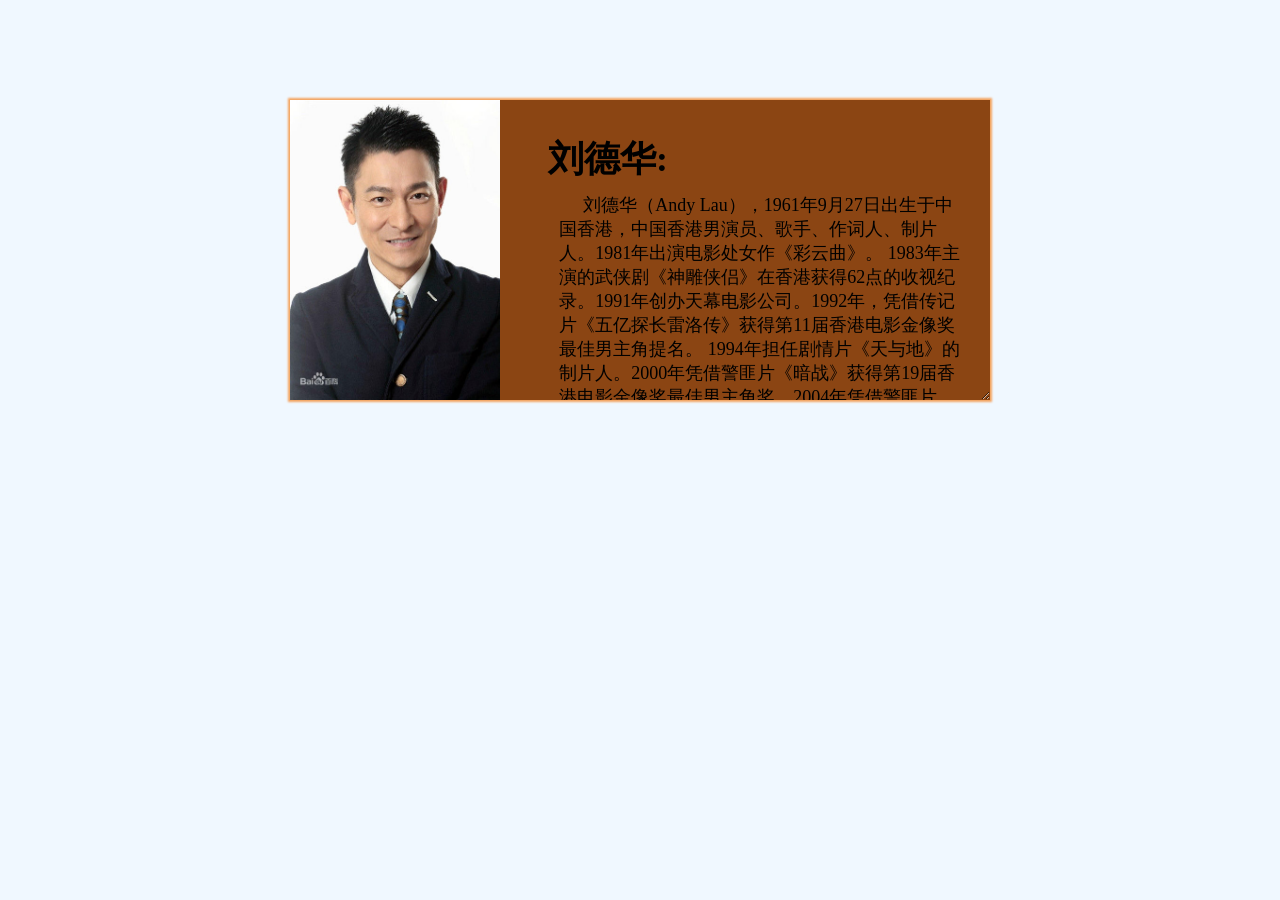
<file: Andy Lau resume/index.html>
<!DOCTYPE html>
<html lang="en">

<head>
    <meta charset="UTF-8">
    <meta name="viewport" content="width=device-width, initial-scale=1.0">
    <meta http-equiv="X-UA-Compatible" content="ie=edge">
    <title>用flex布局实现人物介绍</title>
    <style>
        *{
            margin:0;
        }
        :root,body{
            background-color: aliceblue;
            font-size: 12px;
        }
        .wrapper{
            width: 700px;
            height: 300px;
            background-color: saddlebrown;
            margin: 100px auto;
            box-shadow: 0 0 2px 2px sandybrown;
            display: flex;
            resize: both;
            overflow: hidden;
        }
        .left{
            flex:0 0 30%;
            /* border:1px solid black; */
        }
        .left img{
            width: 100%;
            height: 100%;
        }
        .right{
            flex: 1 1 auto;
            display: flex;
            flex-direction: column;
            padding: 0 2rem;
            align-content: center;
        }
        .right p{
            flex: 0 0 10%;
            font-size: 3rem;
            font-weight: bolder;
            margin: 8% 0 2% 0;
            /* border: 1px solid #fff; */
            text-indent: 2rem;
        }
        .right .content{
            flex: 2 1 80%;
            margin-left: 8%;
            font-size: 1.5rem;
            text-indent: 2rem;
            word-break: break-word;
        }
    </style>
</head>

<body>
    <div class="wrapper">
        <div class="left">
            <img src="./img/1.jpg" alt="">
        </div>
        <div class="right">
            <p>刘德华:</p>
            <div class="content">刘德华（Andy Lau），1961年9月27日出生于中国香港，中国香港男演员、歌手、作词人、制片人。1981年出演电影处女作《彩云曲》。
                1983年主演的武侠剧《神雕侠侣》在香港获得62点的收视纪录。1991年创办天幕电影公司。1992年，凭借传记片《五亿探长雷洛传》获得第11届香港电影金像奖最佳男主角提名。
                1994年担任剧情片《天与地》的制片人。2000年凭借警匪片《暗战》获得第19届香港电影金像奖最佳男主角奖。2004年凭借警匪片《无间道3：终极无间》获得第41届台湾金马奖最佳男主角奖。2005年获得香港UA院线颁发的全港最高累积票房香港男演员”奖。2006年获得釜山国际电影节亚洲最有贡献电影人奖。2011年主演剧情片《桃姐》，并凭借该片先后获得台湾金马奖最佳男主角奖、香港电影金像奖最佳男主角奖；同年担任第49届台湾电影金马奖评审团主席。2017年主演警匪动作片《拆弹专家》...</div>
        </div>
    </div>
</body>

</html>
</file>
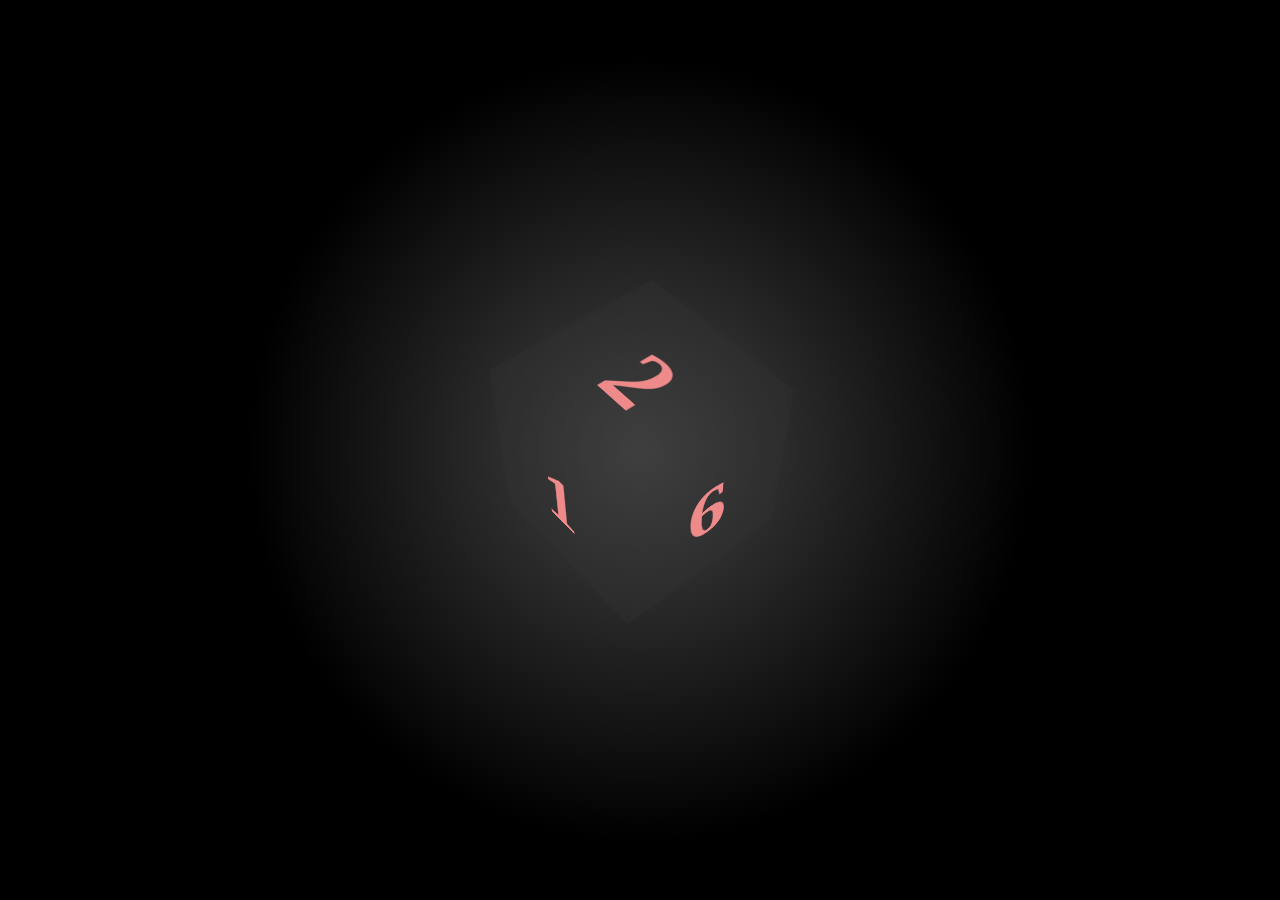
<file: cool cubic/index.html>
<!DOCTYPE html>
<html lang="en">
<head>
    <meta charset="UTF-8">
    <meta name="viewport" content="width=device-width, initial-scale=1.0">
    <meta http-equiv="X-UA-Compatible" content="ie=edge">
    <title>css3炫酷立方体</title>
    <link rel="stylesheet" href="./index.css">
</head>
<body>
    <div class="wrapper">
        <div class="cubic">
            <div class="font">1</div>
            <div class="back">5</div>
            <div class="left">3</div>
            <div class="right">6</div>
            <div class="top">2</div>
            <div class="bottom">4</div>
        </div>
    </div>
       <script>
        document.documentElement.addEventListener("mousedown", function(e) {
            e.preventDefault()
        })
    </script>
</body>
</html>
</file>
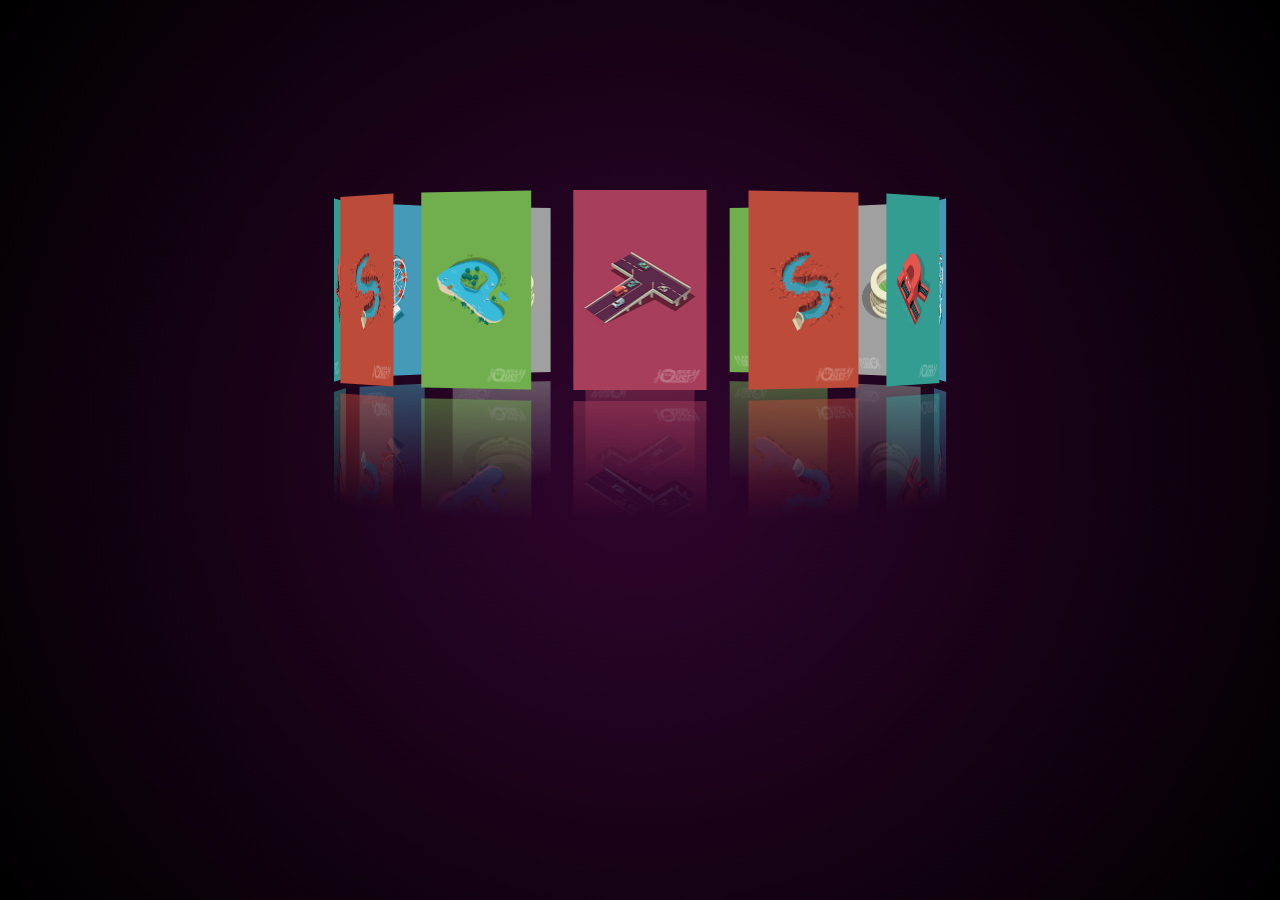
<file: css3炫酷展示图片实现鼠标拖动效果/index.html>
<!DOCTYPE html>
<html lang="en">
<head>
    <meta charset="UTF-8">
    <meta name="viewport" content="width=device-width, initial-scale=1.0">
    <meta http-equiv="X-UA-Compatible" content="ie=edge">
    <title>css3炫酷展示图片实现鼠标拖动效果</title>
    <link rel="stylesheet" href="./src/css/index.css">
</head>
<body>
    <div class="wrapper">
        <div class="box">
            <img src="./src/img/1.png" alt="">
            <img src="./src/img/2.png" alt="">
            <img src="./src/img/3.png" alt="">
            <img src="./src/img/4.png" alt="">
            <img src="./src/img/5.png" alt="">
            <img src="./src/img/6.png" alt="">
            <img src="./src/img/1.png" alt="">
            <img src="./src/img/5.png" alt="">
            <img src="./src/img/4.png" alt="">
            <img src="./src/img/3.png" alt="">
            <img src="./src/img/2.png" alt="">
            <img src="./src/img/6.png" alt="">
        </div>
    </div>
    <script src="./src/js/jquery.min.js"></script>
    <script src="./src/js/index.js"></script>
</body>
</html>
</file>
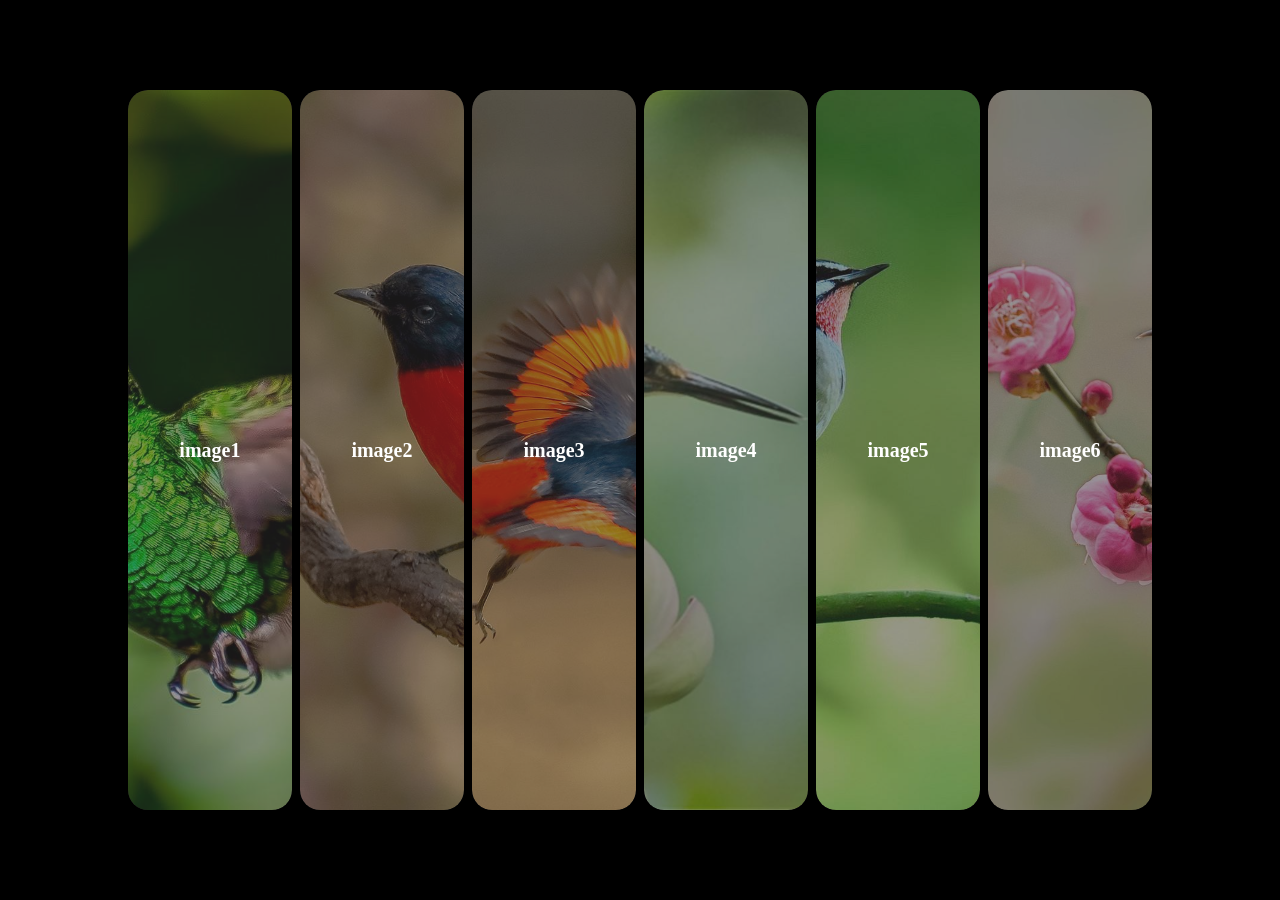
<file: css3炫酷转轴展开照片列表/index.html>
<!DOCTYPE html>
<html lang="en">

<head>
    <meta charset="UTF-8">
    <meta name="viewport" content="width=device-width, initial-scale=1.0">
    <meta http-equiv="X-UA-Compatible" content="ie=edge">
    <title>css3炫酷转轴展开照片列表</title>
    <link rel="stylesheet" href="./src/css/index.css">
</head>

<body>
    <div class="wrapper init">
        <ul>
            <li>
                <div class="inner">
                    <div class="bg"></div>
                    <div class="title">image1</div>
                    <div class="dir">
                        <div class="header">bird1</div>
                        <div class="close"></div>
                    </div>
                </div>
            </li>
            <li>
                <div class="inner">
                    <div class="bg"></div>
                    <div class="title">image2</div>
                    <div class="dir">
                        <div class="header">bird2</div>
                        <div class="close"></div>
                    </div>
                </div>
            </li>
            <li>
                <div class="inner">
                    <div class="bg"></div>
                    <div class="title">image3</div>
                    <div class="dir">
                        <div class="header">bird3</div>
                        <div class="close"></div>
                    </div>
                </div>
            </li>
            <li>
                <div class="inner">
                    <div class="bg"></div>
                    <div class="title">image4</div>
                    <div class="dir">
                        <div class="header">bird4</div>
                        <div class="close"></div>
                    </div>
                </div>
            </li>
            <li>
                <div class="inner">
                    <div class="bg"></div>
                    <div class="title">image5</div>
                    <div class="dir">
                        <div class="header">bird5</div>
                        <div class="close"></div>
                    </div>
                </div>
            </li>
            <li>
                <div class="inner">
                    <div class="bg"></div>
                    <div class="title">image6</div>
                    <div class="dir">
                        <div class="header">bird6</div>
                        <div class="close"></div>
                    </div>
                </div>
            </li>
        </ul>
    </div>
    <script src="./src/js/jquery.min.js"></script>
    <script src="./src/js/index.js"></script>
</body>

</html>
</file>
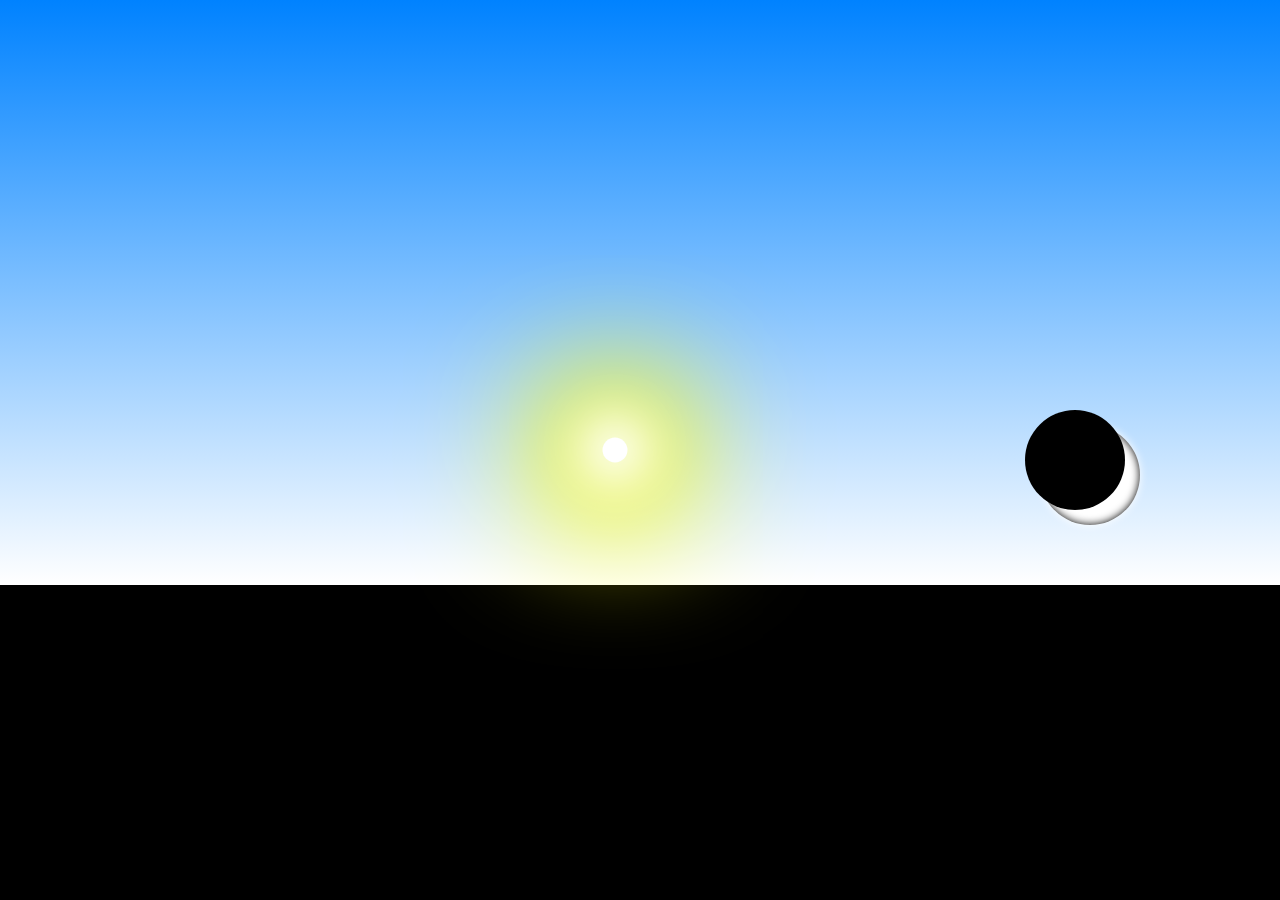
<file: day-to-day/index.html>
<!DOCTYPE html>
<html lang="en">

<head>
    <meta charset="UTF-8">
    <meta name="viewport" content="width=device-width, initial-scale=1.0">
    <meta http-equiv="X-UA-Compatible" content="ie=edge">
    <title>日夜更迭，往复不止</title>
    <style>
        * {
            margin: 0;
        }

        :root,
        body {
            background-color: #000;
            overflow: hidden;
            width: 100%;
            height: 100%;
        }

        .wrapper {
            display: flex;
            width: 100%;
            height: 100%;
            flex-direction: column;
        }

        .top {
            flex: 1 1 65%;
            /* border: 1px solid red; */
            background-image: linear-gradient(to bottom, rgba(0, 130, 255, 1), rgba(255, 255, 255, 1));
            box-sizing: border-box;
            animation: space 20s cubic-bezier(.5, 1, 1, .9) infinite;
            transition: all 20s;
        }

        @keyframes space {
            0% {
                opacity: .3;
            }

            25% {
                opacity: 1;
            }

            50% {
                opacity: .3;
            }

            75% {
                opacity: .1;
            }

            85% {
                opacity: 0.1;
            }

            100% {
                opacity: 0.3;
            }
        }

        @keyframes sunrise {
            from {
                opacity: 0;
            }

            10% {
                opacity: 1;
                transform: scale(.7, .7) translateX(0) translateY(0);
            }

            30% {
                opacity: 1;
                transform: scale(.5, .5) translateX(0) translateY(-500px);
            }

            50% {
                opacity: 0;
                transform: scale(.8, .8) translateX(400px) translateY(0);
            }

            to {
                opacity: 0;
            }
        }

        @keyframes moonrise {
            0% {
                opacity: 0;
                transform: translateY(0);
            }

            30% {
                transform: translateY(0);
            }

            50% {
                opacity: 0;
                transform: translateY(0);
            }

            60% {
                opacity: .1;
                transform: translateY(0);
            }
          65%{
              opacity: .5;
          }
            70% {
                transform: translateY(-300px) translateX(-200px);
                opacity: 1;
            }

            80% {
                transform: translateY(-300px) translateX(-200px);
                opacity: 1;
            }

            90% {
                opacity: 0;
            }

            to {
                transform: translateY(0);
                opacity: 0;
            }
        }

        .sun {
            position: absolute;
            left: calc(50% - 50px);
            top: calc(50% - 25px);
            width: 50px;
            height: 50px;
            background-color: #fff;
            border-radius: 50%;
            transform: scale(.5, .5);
            box-shadow: 0px 0px 100px 50px #fff,
                0px 0px 250px 125px #ff0;
            animation: sunrise 20s cubic-bezier(0,0,.7,.7) infinite;
        }

        .moon {
            position: absolute;
            left: calc(50% + 400px);
            top: calc(50% - 25px);
            width: 100px;
            height: 100px;
            border-radius: 50%;
            background-color: #fff;
            box-shadow: 0 0 8px #fff,
                inset 0 0 8px #000;
            animation: moonrise 20s cubic-bezier(0, 0, .5, .5) infinite;
        }

        .moon::after {
            position: absolute;
            content: '';
            width: 100px;
            height: 100px;
            border-radius: 50%;
            background-color: #000;
            left: -15px;
            top: -15px;
            /* animation: ball 10s cubic-bezier(0, 0, .5, .5) infinite; */
        }

        .bottom {
            flex: 1 1 35%;
            /* border: 1px solid #fff; */
            box-sizing: border-box;
            /* border-top-left-radius: 50%; */
            /* border-top-right-radius: 50%; */
        }
    </style>
</head>

<body>
    <div class="wrapper">
        <div class="top">
            <div class="sun"></div>
            <div class="moon"></div>
        </div>
        <div class="bottom"></div>
    </div>
</body>

</html>
</file>
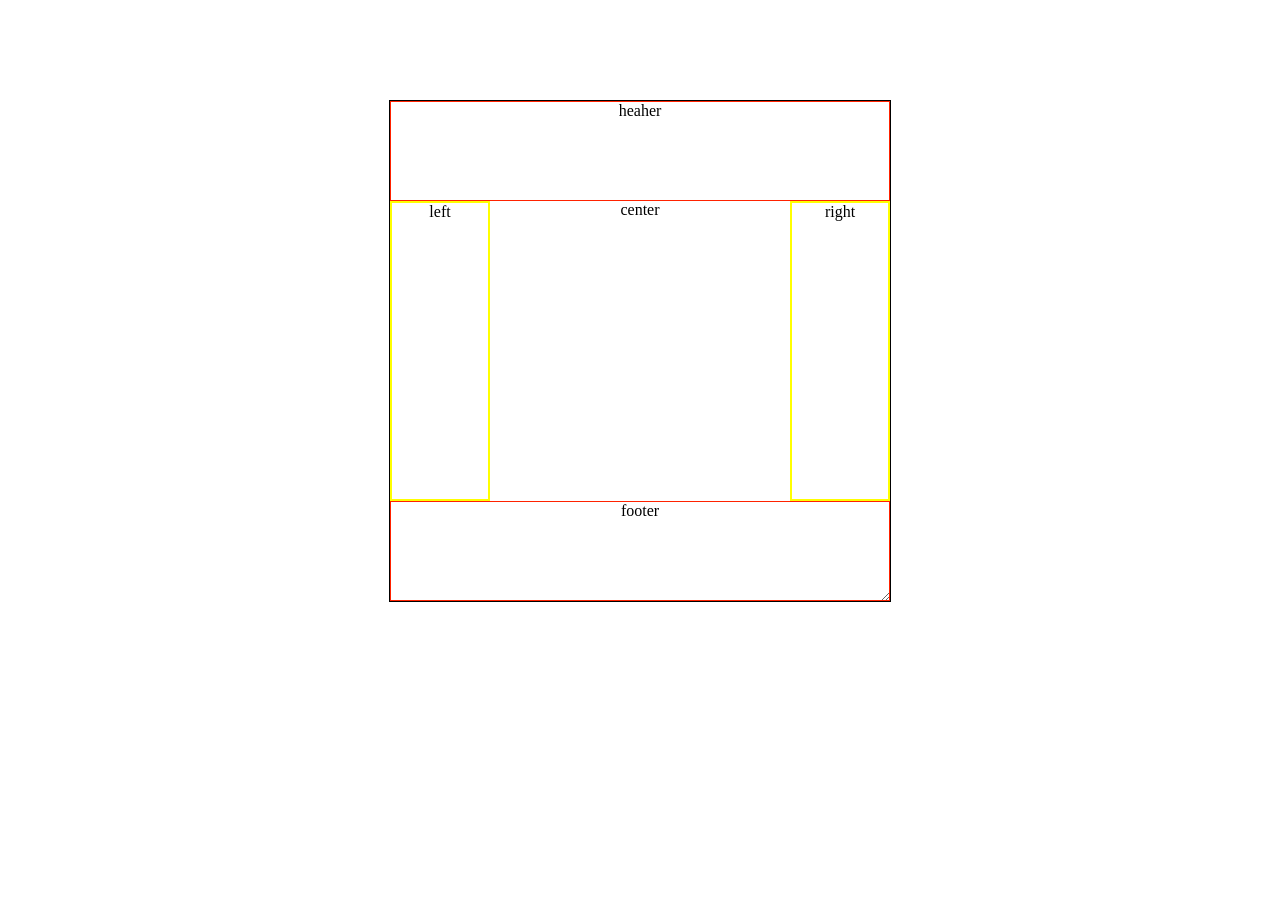
<file: grail layout/index.html>
<!DOCTYPE html>
<html lang="en">
<head>
    <meta charset="UTF-8">
    <meta name="viewport" content="width=device-width, initial-scale=1.0">
    <meta http-equiv="X-UA-Compatible" content="ie=edge">
    <title>圣杯布局</title>
    <style>
        *{
            margin:0;
        }
        .wrapper{
            width: 500px;
            height: 500px;
            border: 1px solid #000;
            margin:100px auto;
            display: flex;
            flex-direction: column;
            resize: both;
            overflow: hidden;
        } 
        .header,.footer,.left,.right{
            flex: 0 0 20%;
            border: 1px solid #f20;
            box-sizing: border-box;
            text-align: center;
        }
        .left,.right{
            border:2px solid yellow;
        }
        .container{
            flex:1 1 auto;
            display: flex;
            text-align: center;
        }
        .center{
            flex:1 1 auto;
            text-align: center;
        }
    </style>
</head>
<body>
    <div class="wrapper">
        <div class="header">heaher</div>
        <div class="container">
            <div class="left">left</div>
            <div class="center">center</div>
            <div class="right">right</div>
        </div>
        <div class="footer">footer</div>
    </div>
</body>
</html>
</file>
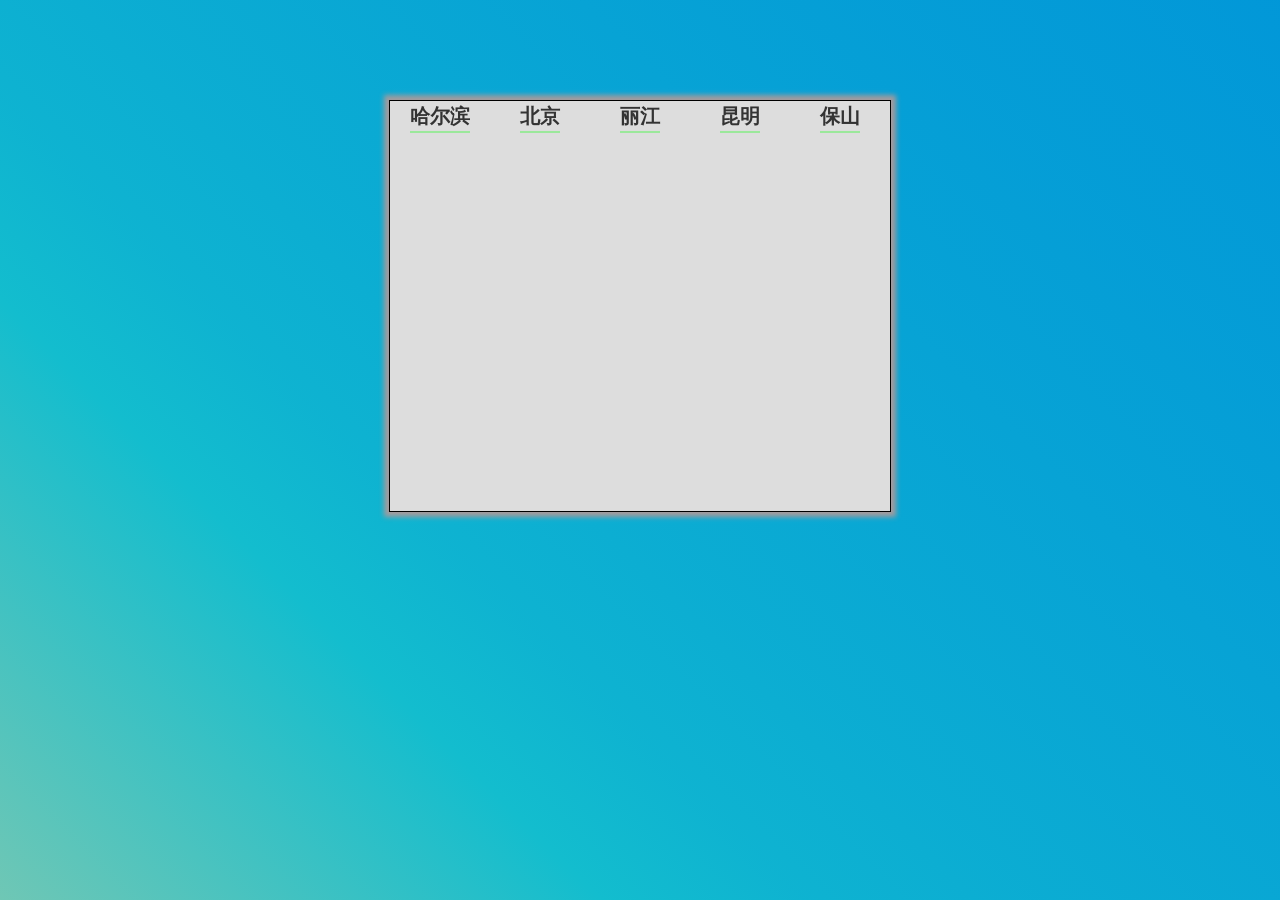
<file: Tabs/index.html>
<!DOCTYPE html>
<html lang="en">

<head>
    <meta charset="UTF-8">
    <meta name="viewport" content="width=device-width, initial-scale=1.0">
    <meta http-equiv="X-UA-Compatible" content="ie=edge">
    <title>选项卡</title>
    <link rel="stylesheet" href="./src/css/index.css">
</head>

<body>
    <div class="wrapper">
        <ul>
            <li><a href="#id1">哈尔滨</a></li>
            <li><a href="#id2">北京</a></li>
            <li><a href="#id3">丽江</a></li>
            <li><a href="#id4">昆明</a></li>
            <li><a href="#id5">保山</a></li>
        </ul>
        <div class="show">
            <div id="id1" class="icon">
                <p>哈尔滨简介:</p>
                <img src="./src/img/haerb.jpg" alt="" title="这是哈尔滨"> 哈尔滨， 黑龙江省省会、
                副省级市。位于中国东北平原东北部地区、黑龙江省南部，界于东经125°42′～130°10′、北纬44°04′～46°40′之间，东与牡丹江市、七台河市接壤，北与伊春市、佳木斯市接壤，西与绥化市接壤，南与吉林省长春市、吉林市、延边朝鲜族自治州接壤；属中温带大陆性季风气候。辖区总面积5.31万平方公里，辖9个市辖区、7个县、代管2个县级市；户籍人口962.1万（2016年末）[1]。
                哈尔滨的历史源远流长，是一座从来没有过城墙的城市。元、明时，成为成吉思汗三弟斡斤家族的领地和奴尔干都司的辖地。明末清初时期，女真人曾用此城遗存的建筑材料在原地修筑阿勒楚喀要塞。1946年，建立人民政权，成为全国解放最早的大城市。建国后，是国家重点建设城市之一。[2]
                2018年12月21日，哈尔滨被国家发改委、交通运输部列入“陆港型国家物流枢纽承载城市”、“空港型国家物流枢纽承载城市”、“生产服务型国家物流枢纽承载城市”、“商贸服务型国家物流枢纽承载城市”。
            </div>
            <div id="id2" class="icon">
                <p>北京简介:</p>
                <img src="./src/img/bj.jpg" alt="" title="这是北京">
                北京，简称“京”，是中华人民共和国的首都、直辖市、国家中心城市、超大城市、国际大都市，全国政治中心、文化中心、国际交往中心、科技创新中心，是中国共产党中央委员会、中华人民共和国中央人民政府、全国人民代表大会、中国人民政治协商会议全国委员会、中华人民共和国中央军事委员会所在地，也是中部战区司令部驻地。
                北京位于华北平原北部，背靠燕山，毗邻天津市和河北省。北京的气候为典型的北温带半湿润大陆性季风气候。
                北京是首批国家历史文化名城和世界上拥有世界文化遗产数最多的城市。早在七十万年前，北京周口店地区就出现原始人群部落“北京人”。公元前1045年，北京成为蓟、燕等诸侯国的都城。公元938年以来，北京先后成为辽陪都、金中都、元大都、明、清国都。1949年10月1日成为中华人民共和国首都。
                2018年12月21日，北京被国家发改委、交通运输部列入 “空港型国家物流枢纽承载城市”。
            </div>
            <div id="id3" class="icon">
                <p>丽江简介:</p>
                <img src="./src/img/lijiang.jpg" alt="" title="这是丽江">
                丽江市，云南省辖地级市；位于云南省西北部，云贵高原与青藏高原的连接部位，市区中心位于东经100°25'北纬26°86'，北连迪庆藏族自治州，南接大理白族自治州，西邻怒江傈僳族自治州，东与四川凉山彝族自治州和攀枝花市接壤；属高原型西南季风气候。辖区总面积2.06万平方公里，辖1区4县，常住人口128.5万（2016年末）[1]。
                “丽江”一名，始于元朝。战国时，属秦国蜀郡。战国末期，为滇国境域。两汉时，滇国降汉，今丽江市属越住嶲郡，称遂久县。1980年，设立丽江地区行政公署。2002年，丽江撤地设市，
                丽江自古以来是丝绸之路和茶马古道的中转站，丽江有建于南宋的丽江古城，纳西族名称叫“ 巩本知”。著名景点有：丽江古城、 玉龙雪山、 白沙壁画、 虎跳峡、 老君山、 束河古镇等。
                2018年10月10日，丽江市入选“2018年中国康养城市排行榜50强”第12名。
            </div>
            <div id="id4" class="icon">
                <p>昆明简介:</p>
                <img src="./src/img/km.jpg" alt="" title="这是昆明"> 昆明隶属云南省，享“
                春城”之美誉，地处云贵高原中部，北与凉山彝族自治州相连，西南与玉溪市、东南与红河哈尼族彝族自治州毗邻，西与楚雄彝族自治州接壤，东与曲靖市交界， 昆明是云南省的省会，是中国面向东南亚、南亚开放的门户城市，
                是国家历史文化名城，是我国重要的旅游、商贸城市，也是西部地区重要的中心城市之一。
                1928年8月1日，昆明市政公所改组，正式成立昆明市政府。抗日战争期间，由于人口剧增，昆明战略地位更显得重要，云南省政府又于1939年11月正式批准昆明市为云南省政府直辖市。[1]
                昆明属北亚热带低纬高原山地季风气候，总面积21473平方公里，总人口678.3万人（2017年常住人口）[2]，下辖7个市辖区、1个县级市、3个县、3个自治县，荣获“中国昆明出口商品交易会”、“中国国际旅游交易会”、“中国昆明国际旅游节”等称号。
                2018年12月21日，昆明被国家发改委、交通运输部列入“陆港型国家物流枢纽承载城市”、 “空港型国家物流枢纽承载城市”、 “商贸服务型国家物流枢纽承载城市”。
            </div>
            <div id="id5" class="icon">
                <p>保山简介:</p>
                <img src="./src/img/bs.jpg" alt="" title="这是保山">
                保山，云南省辖地级市；位于云南省西南部，东经98°25′～100°02′和北纬24°08′～25°51′；外与缅甸山水相连，内与大理、临沧、怒江、德宏四州市毗邻。全市国土面积19,637平方公里[1]；辖2个县级区、1个县级市、3个县，户籍总人口262.6万人（2017年末）[2]。
                保山是古人类发源地之一。至少在三千多年前，保山就已经存在部落国家。在汉朝势力触及保山这片领土之前，傣族先民已经在保山盆地建立部落国家“勐掌”。1950年，设保山专区。1970年，保山专区改称保山地区。2000年，
                保山地区改为地级保山市。 保山属低纬山地亚热带季风气候，由于地处低纬高原，地形地貌复杂。气候类型有北热带、南亚热带、中亚热带、北亚热带、
                南温带、中温带和高原气候共7个气候类型。境内有少数民族13种，是傣泰民族的发祥地、中国著名的侨乡。南方丝绸古道、滇缅公路、史迪威公路穿境而过。
                2018年12月，保山市荣获第二批国家生态文明建设示范县市称号。
            </div>
        </div>
    </div>
</body>

</html>
</file>
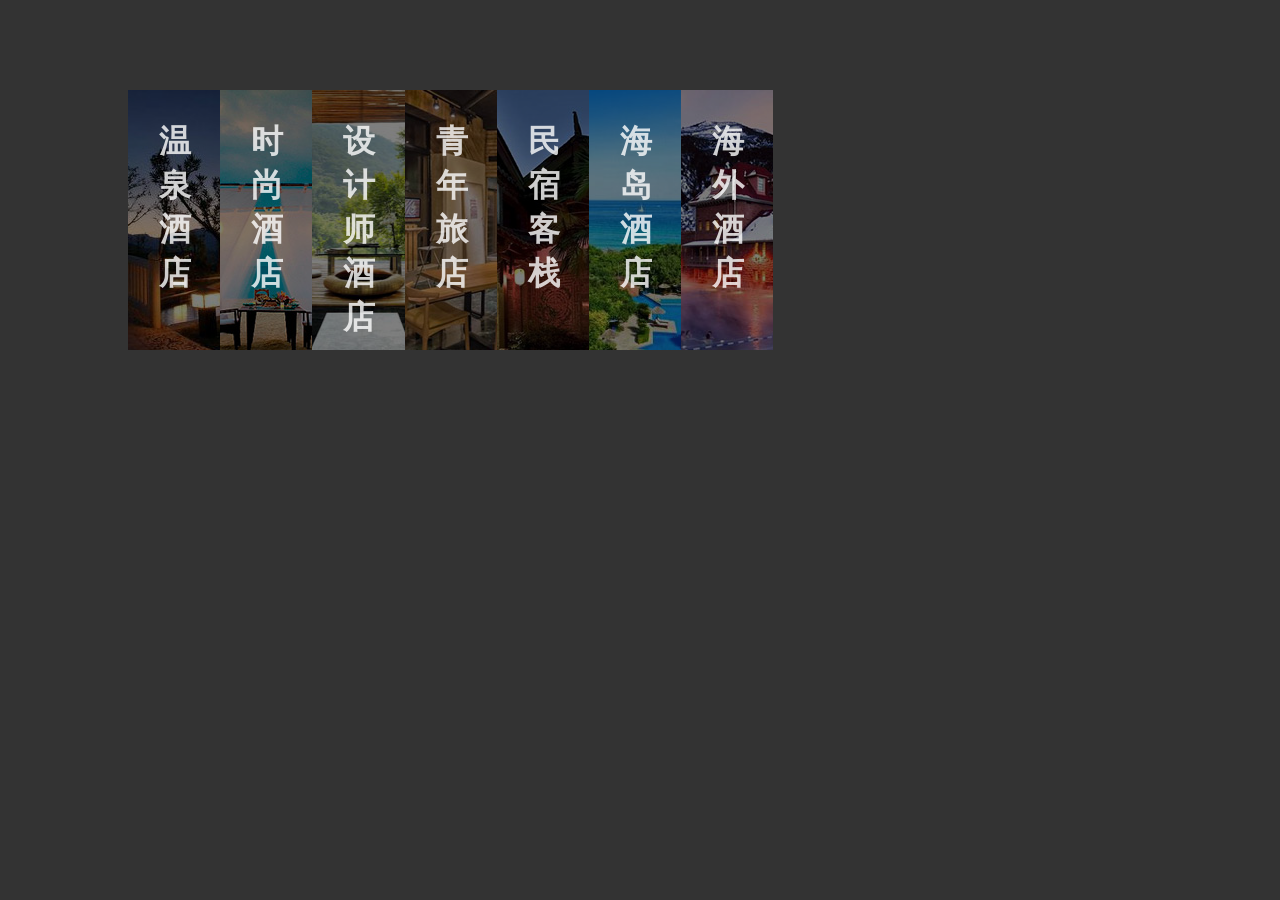
<file: Accordion List/demo.html>
<!DOCTYPE html>
<html lang="en">
<head>
    <meta charset="UTF-8">
    <meta name="viewport" content="width=device-width, initial-scale=1.0">
    <meta http-equiv="X-UA-Compatible" content="ie=edge">
    <title>手风琴</title>
    <link rel="stylesheet" href="./demo.css">
</head>
<body>
    <div class="wrapper">
        <ul class="wrapUl">
            <li>
                <div class="title">
                    <h1>
                        <a href="#loca1">温泉酒店</a>
                    </h1>
                </div>
                <div class="picBox picBox1"></div>
                <div class="location" id='loca1'>有谁不爱泡温泉？浸入雾气蒸腾的泉水之中，把身体泡成一片茶叶，舒展轻盈。有比这更美妙的感觉吗？</div>
            </li>
            <li>
                <div class="title">
                    <h1><a href="#loca2">时尚酒店</a></h1>
                </div>
                <div class="picBox picBox2"></div>
                <div class="location" id='loca2'>浪漫，是香闺围笼，是灯火迷离，泪眼婆裟的唯美，是杨柳岸、晓风残月中的无语凝噎……</div>
            </li>
            <li>
                <div class="title">
                    <h1><a href="#loca3">设计师酒店</a></h1>
                </div>
                <div class="picBox picBox3"></div>
                <div class="location" id='loca3'>前卫的酒店设计理念，独具魅力的风格，优美的自然风光才能有这样顶级的酒店</div>
            </li>
            <li>
                <div class="title">
                    <h1><a href="#loca4">青年旅店</a></h1>
                </div>
                <div class="picBox picBox4"></div>
                <div class="location" id='loca4'>我为你煮一杯温茶，斟一杯美酒。让我们席地而坐，听你的梦想。用你的只言片语装点我们的梦想博物馆</div>
            </li>
            <li>
                <div class="title">
                    <h1><a href="#loca5">民宿客栈</a></h1>
                </div>
                <div class="picBox picBox5"></div>
                <div class="location" id='loca5'>在这里，你可以静静发呆，而不被人打扰；在这里，你能看见最美好的星星，能让你找到最深的感动</div>
            </li>
            <li>
                <div class="title">
                    <h1><a href="#loca6">海岛酒店</a></h1>
                </div>
                <div class="picBox picBox6"></div>
                <div class="location" id='loca6'>不想过冬，厌倦沉重，就飞去热带的岛屿游泳，卸下包袱，放下压力，在这碧海蓝天之中</div>
            </li>
            <li>
                <div class="title">
                    <h1><a href="#loca7">海外酒店</a></h1>
                </div>
                <div class="picBox picBox7"></div>
                <div class="location" id='loca7'>因地形地质的区别，世界各地的温泉也千差万别，选择一处适合自己的温泉，你会忘记世界</div>
            </li>
        </ul>
    </div>
</body>
</html>
</file>
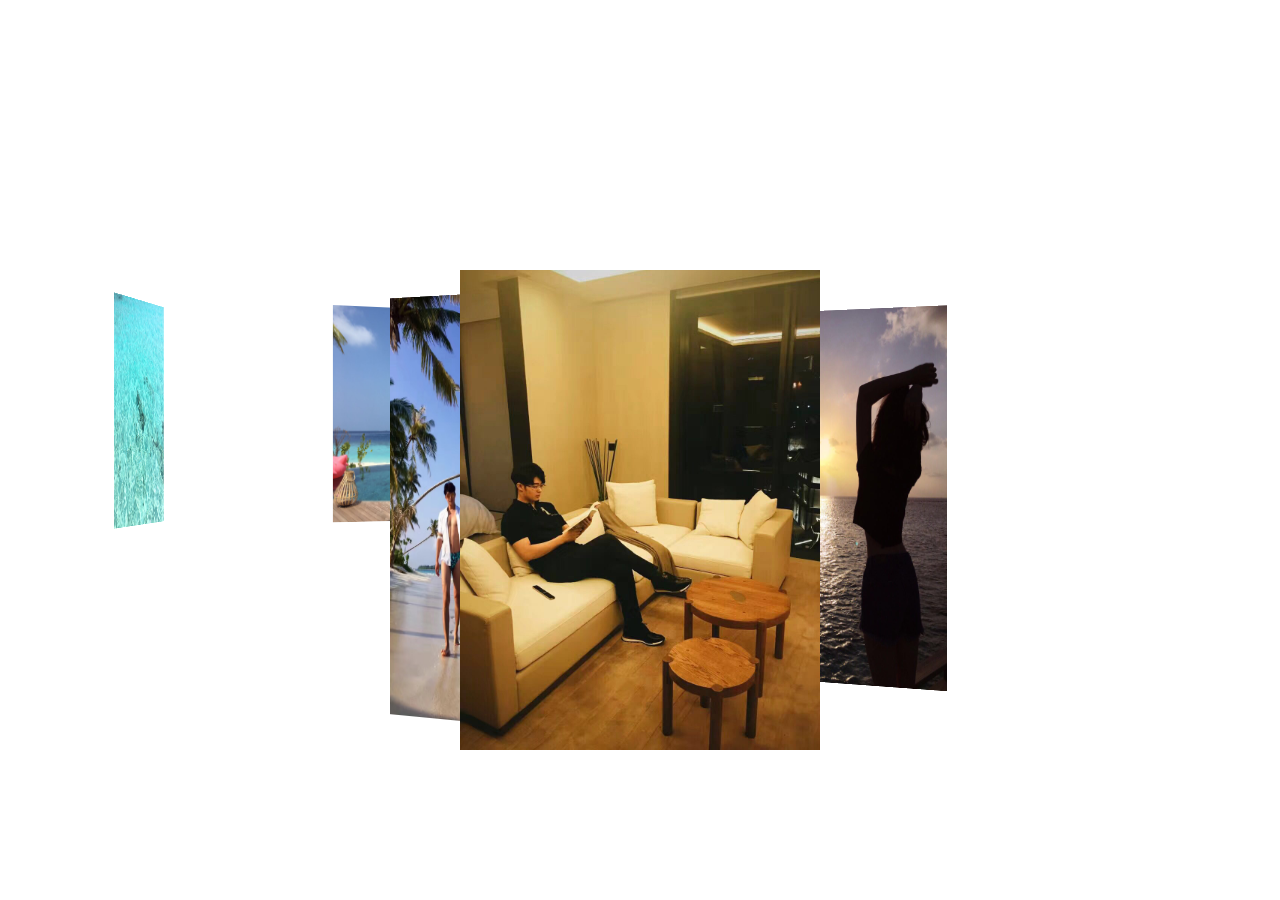
<file: css3炫酷3D展示墙/demo.html>
<!DOCTYPE html>
<html lang="en">
<head>
    <meta charset="UTF-8">
    <meta name="viewport" content="width=device-width, initial-scale=1.0">
    <meta http-equiv="X-UA-Compatible" content="ie=edge">
    <title>css3炫酷3D展示墙</title>
    <link rel="stylesheet" href="./src/css/demo.css">
</head>
<body>
    <div class="wrapper">
        <img src="./src/img/5.jpeg" alt="">
        <img src="./src/img/pic1.jpeg" alt="">
        <img src="./src/img/pic2.jpeg" alt="">
        <img src="./src/img/pic3.jpeg" alt="">
        <img src="./src/img/pic4.jpeg" alt="">
        <img src="./src/img/pic6.jpeg" alt="">
        <img src="./src/img/pic7.jpeg" alt="">
        <img src="./src/img/pic8.jpeg" alt="">
    </div>
    <script>
    document.body.onmousemove = function(e){
        this.style.perspectiveOrigin = "" + e.pageX + 'px ' + e.pageY + 'px';
    };
    </script>
</body>
</html>
</file>
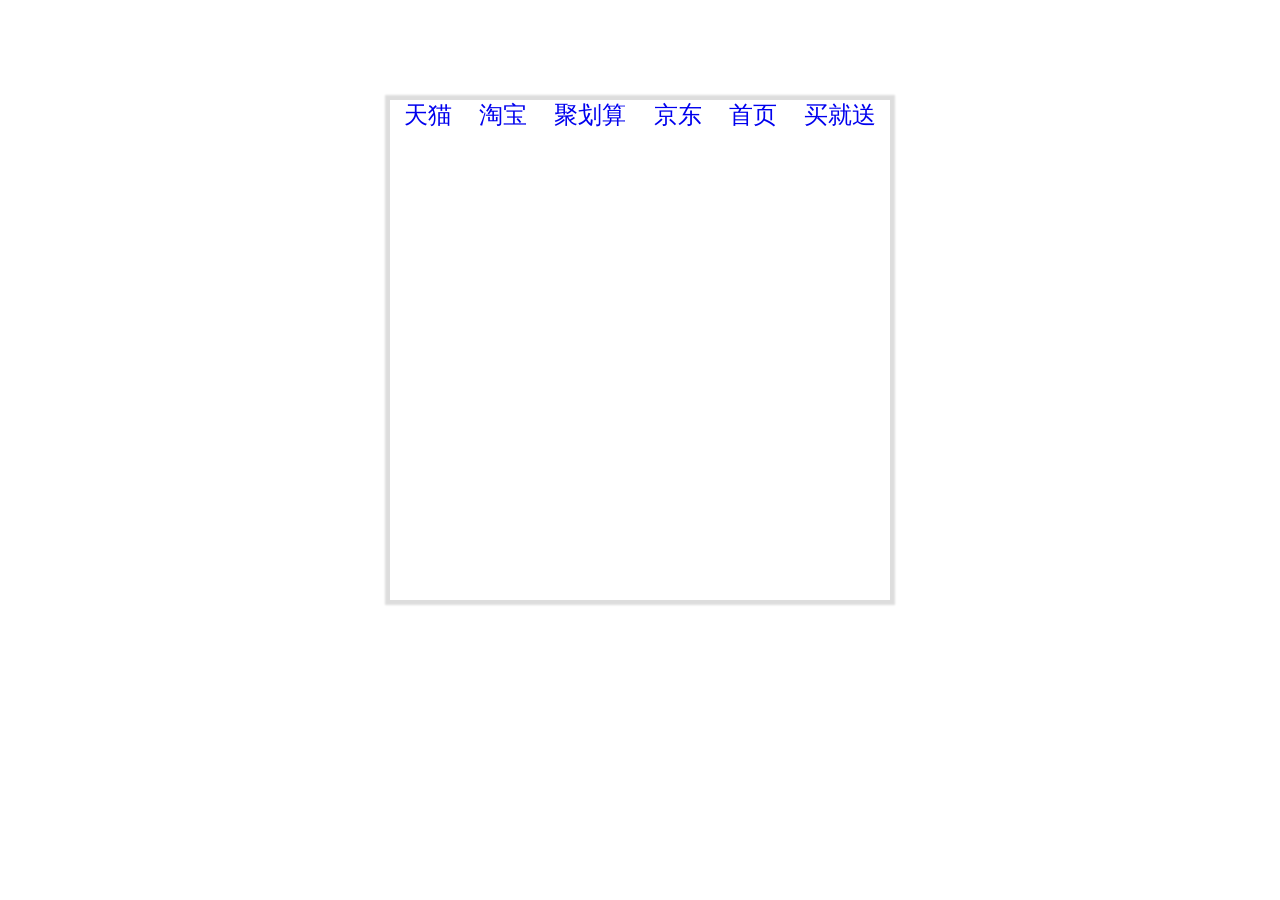
<file: dynamic navList/demo.html>
<!DOCTYPE html>
<html lang="en">
<head>
    <meta charset="UTF-8">
    <meta name="viewport" content="width=device-width, initial-scale=1.0">
    <meta http-equiv="X-UA-Compatible" content="ie=edge">
    <title>动态生成导航栏布局</title>
    <style>
     *{
         padding: 0;
         margin:0;
         list-style: none;
         text-decoration: none;
     }
     :root,body{
         overflow: hidden;
         font-size: 12px;
     }
     .wrapper{
         width:500px;
         height: 500px;
         margin:100px auto;
         box-shadow: 0 0 2px 5px #ddd;
     }
     .wrapper ul{
         width: 100%;
         height: 30px;
         display: flex;
     }
     .wrapper ul li{
         flex: 1 1 auto;
         height: 100%;
         text-align: center;
         line-height: 30px;
         font-size: 2rem;
         border-radius: 5px;
         color: #f20;
         cursor: pointer;
         transition: all .5 ease-in;
     }
     .wrapper ul li:hover{
         background-color: #f20;
         color: #fff;
     }
    </style>
</head>
<body>
 <div class="wrapper">
     <ul>
         <li><a href="#">天猫</a></li>
         <li><a href="#">淘宝</a></li>
         <li><a href="#">聚划算</a></li>
         <li><a href="#">京东</a></li>
         <li><a href="#">首页</a></li>
         <li><a href="#">买就送</a></li>
     </ul>
 </div>
</body>
</html>
</file>
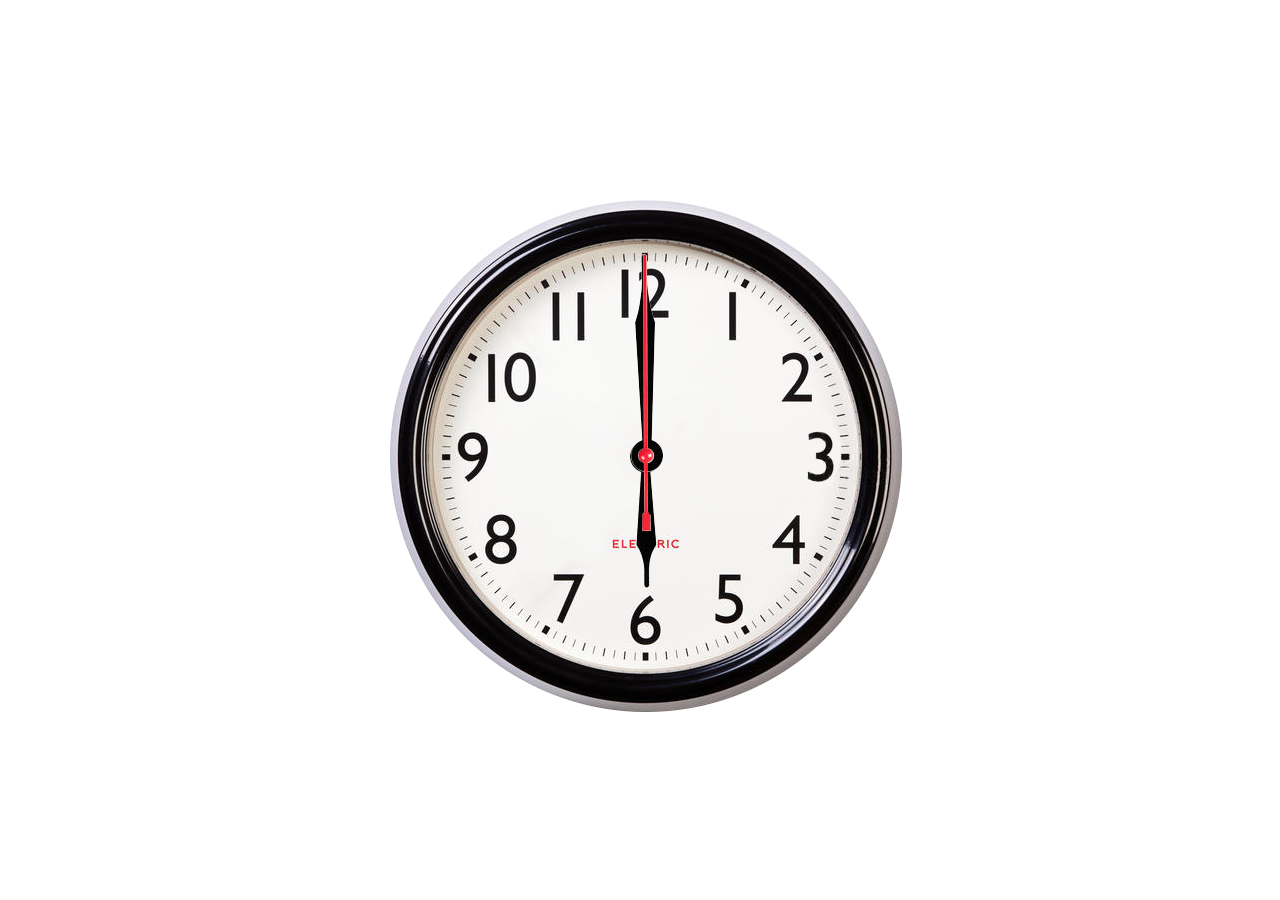
<file: horologe/demo.html>
<!DOCTYPE html>
<html lang="en">

<head>
    <meta charset="UTF-8">
    <meta name="viewport" content="width=device-width, initial-scale=1.0">
    <meta http-equiv="X-UA-Compatible" content="ie=edge">
    <title>钟表效果</title>
    <style>
        * {
            margin: 0;
        }

        body {
            overflow: hidden;
        }

        .wrapper {
            width: 512px;
            height: 512px;
            position: absolute;
            left: calc(50% - 250px);
            top: calc(50% - 250px);
            /* border: 1px solid #000; */
            box-sizing: border-box;
            display: flex;
            justify-content: center;
            align-items: center;
        }

        .clock {
            position: relative;
            width: 100%;
            height: 100%;
            /* border:1px solid #000; */
            background-image: url('./img/clock.png');
            background-repeat: no-repeat;
            background-size: cover;
        }

        @keyframes run {
            0% {
                transform: rotate(180deg);
            }

            100% {
                transform: rotate(540deg)
            }
        }

        .seconds {
            position: absolute;
            left: 248px;
            top: 180px;
            width: 16px;
            height: 278px;
            background-image: url('./img/second.png');
            background-size: cover;
            background-repeat: no-repeat;
            transform-origin: center 76px;
            transform: rotate(180deg);
            z-index: 3;
            animation: run 60s steps(60, end) infinite;
        }

        .minutes {
            position: absolute;
            left: 241px;
            top: 240px;
            width: 32px;
            height: 218px;
            background-image: url('./img/minute.png');
            background-size: cover;
            background-repeat: no-repeat;
            transform-origin: center 16px;
            transform: rotate(180deg);
            z-index: 2;
            animation: run 3600s steps(60, end) infinite;
        }

        @keyframes hoursrun {
            0%{
                transform: rotate(180deg);
            }
            100%{
                transform: rotate(540deg);
            }
        }

        .hours {
            position: absolute;
            left: 240px;
            top: 240px;
            width: 32px;
            height: 148px;
            transform-origin: center 16px;
            background-image: url('./img/hour.png');
            background-size: cover;
            background-repeat: no-repeat;
            z-index: 1;
            animation:hoursrun 21600s steps(60, end) infinite;
        }
    </style>
</head>

<body>
    <div class="wrapper">
        <div class="clock">
            <div class="seconds"></div>
            <div class="minutes"></div>
            <div class="hours"></div>
        </div>
    </div>
</body>

</html>
</file>
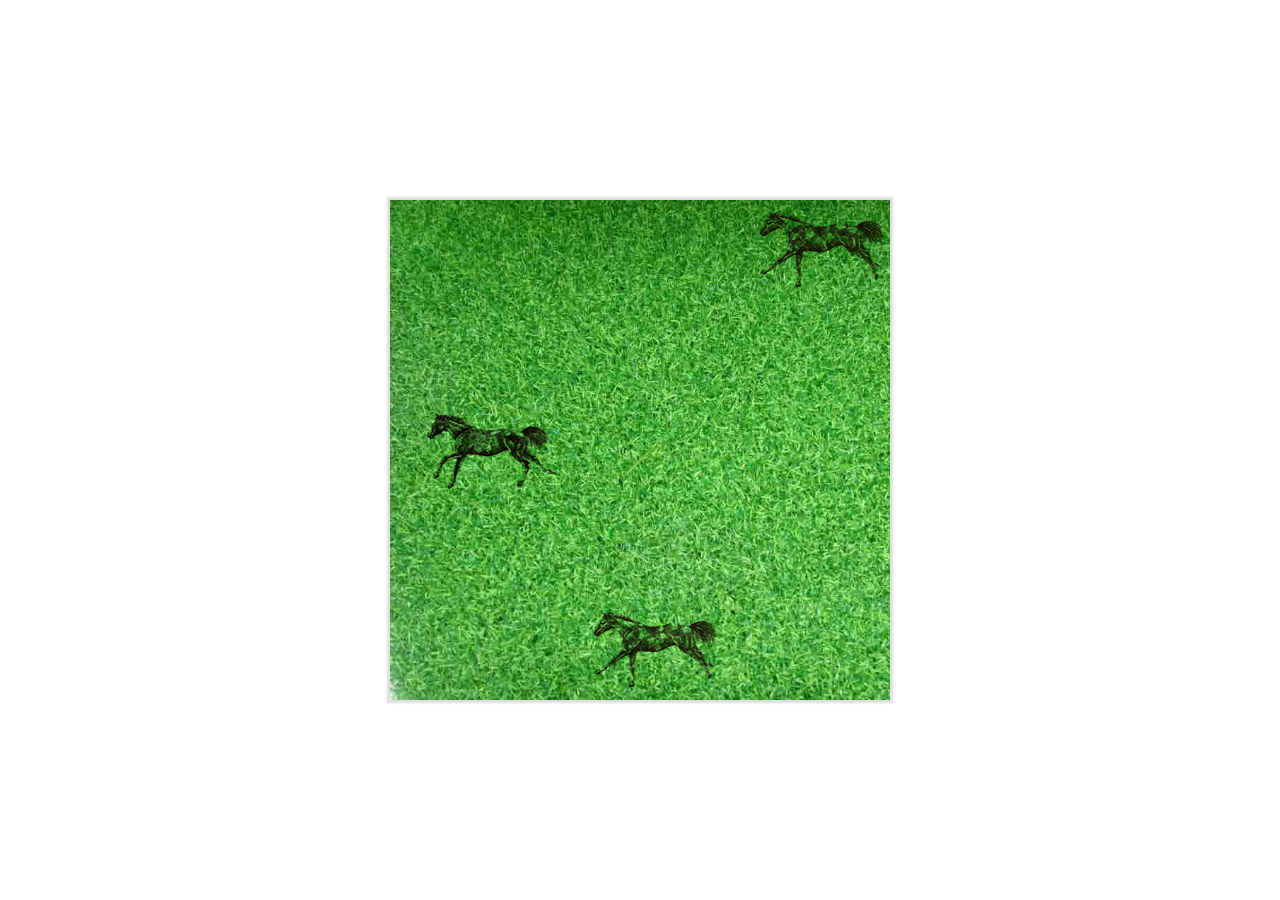
<file: horse/demo.html>
<!DOCTYPE html>
<html lang="en">

<head>
    <meta charset="UTF-8">
    <meta name="viewport" content="width=device-width, initial-scale=1.0">
    <meta http-equiv="X-UA-Compatible" content="ie=edge">
    <title>跑马效果</title>
    <style>
        * {
            margin: 0;
        }

        .wrapper {
            width: 500px;
            height: 500px;
            background-image: url('./img/cao.jpg');
            background-repeat: no-repeat;
            background-size: cover;
            position: absolute;
            left: calc(50% - 250px);
            top: calc(50% - 250px);
            /* border: 1px solid #000; */
            box-sizing: border-box;
            box-shadow: 0 0 2px 3px #ddd;
            display: flex;
            justify-content: center;
            align-items: center;
        }

        .horse {
            align-self: center;
            width: 200px;
            height: 100px;
            /* border: 1px solid #000; */
            background-image: url('./img/horse.png');
            background-repeat: no-repeat;
            background-size: cover;
            background-position: 0 0;
            animation: run 1s steps(12, end) infinite;
        }

        .horse1 {
            align-self: flex-end;
            width: 200px;
            height: 100px;
            /* border: 1px solid #000; */
            background-image: url('./img/horse.png');
            background-repeat: no-repeat;
            background-size: cover;
            background-position: -200px 0;
            animation: run .3s steps(12, end) infinite;
        }

        .horse2 {
            align-self: flex-start;
            width: 200px;
            height: 100px;
            /* border: 1px solid #000; */
            background-image: url('./img/horse.png');
            background-repeat: no-repeat;
            background-size: cover;
            background-position: -200px 0;
            animation: run .6s steps(12, end) infinite;
        }

        @keyframes run {
            0% {
                background-position: 0 0;
            }

            100% {
                background-position: -2400px 0;
            }
        }
    </style>
</head>

<body>
    <div class="wrapper">
        <div class="horse"></div>
        <div class="horse1"></div>
        <div class="horse2"></div>
    </div>
</body>

</html>
</file>
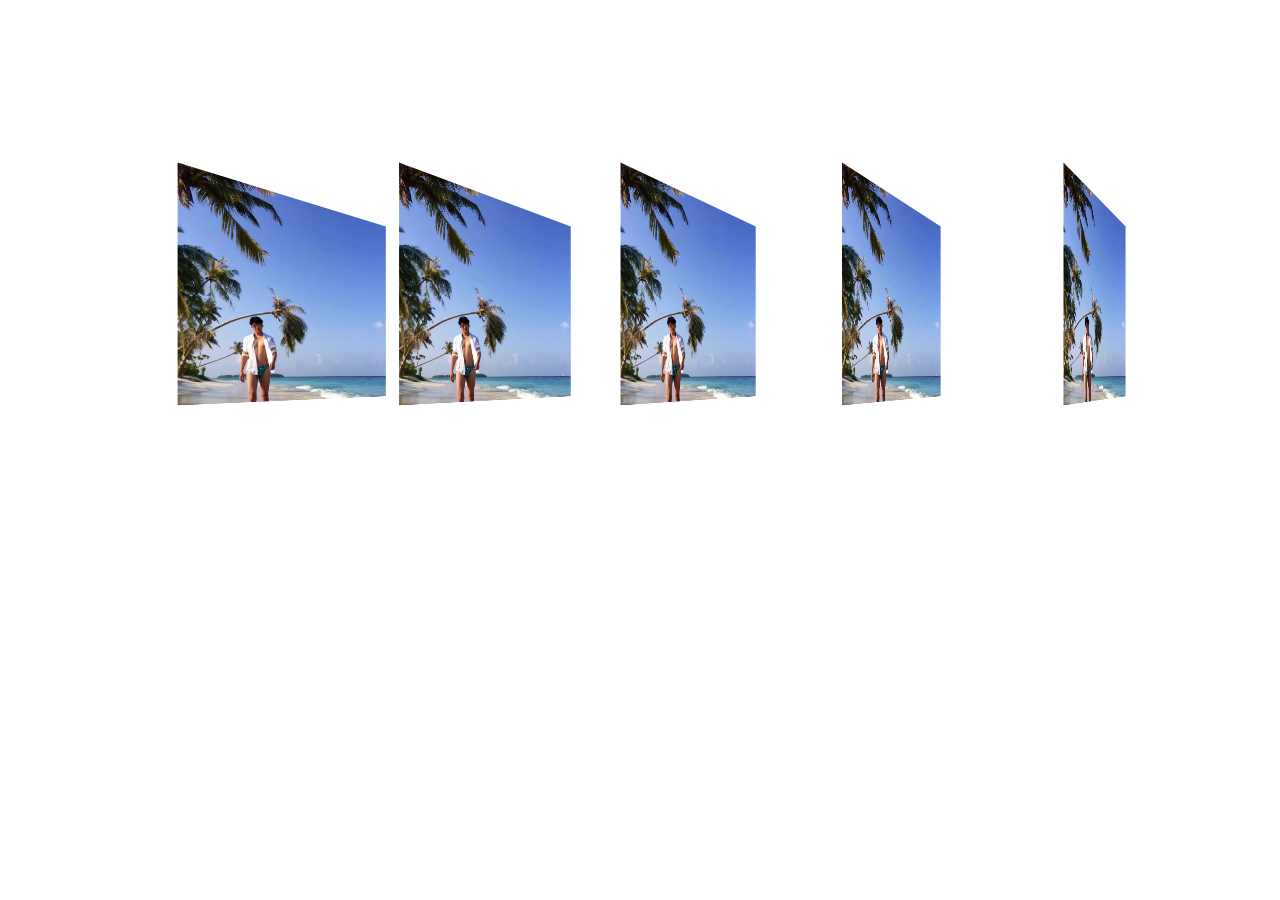
<file: persectiveChange/demo.html>
<!DOCTYPE html>
<html lang="en">
<head>
    <meta charset="UTF-8">
    <meta name="viewport" content="width=device-width, initial-scale=1.0">
    <meta http-equiv="X-UA-Compatible" content="ie=edge">
    <title>视角改变</title>
    <style>
      *{
          margin:0;
          padding: 0;
      }
      :root{
          height: 100%;;
      }
      body{
          height: 100%;
          perspective: 800px;
      }
      div{
          width:200px;
          height: 200px;
          background-image: url('./img/me.jpeg');
          background-size: cover;
          position: absolute;
          top:200px;
          transform: perspective(800px) rotateY(45deg);
      }
      .content1{
          left:200px;
      }
      .content2{
          left:400px;
      } 
       .content3{
          left:600px;
      } 
       .content4{
          left:800px;
      } 
       .content5{
          left:1000px;
      }
    </style>
</head>
<body>
    <div class="content1"></div>
    <div class="content2"></div>
    <div class="content3"></div>
    <div class="content4"></div>
    <div class="content5"></div>
    <script>
     document.body.onmousemove = function(e){
            this.style.perspectiveOrigin = e.pageX + "px "+ e.pageY + "px";
     };
    </script>
</body>
</html>
</file>
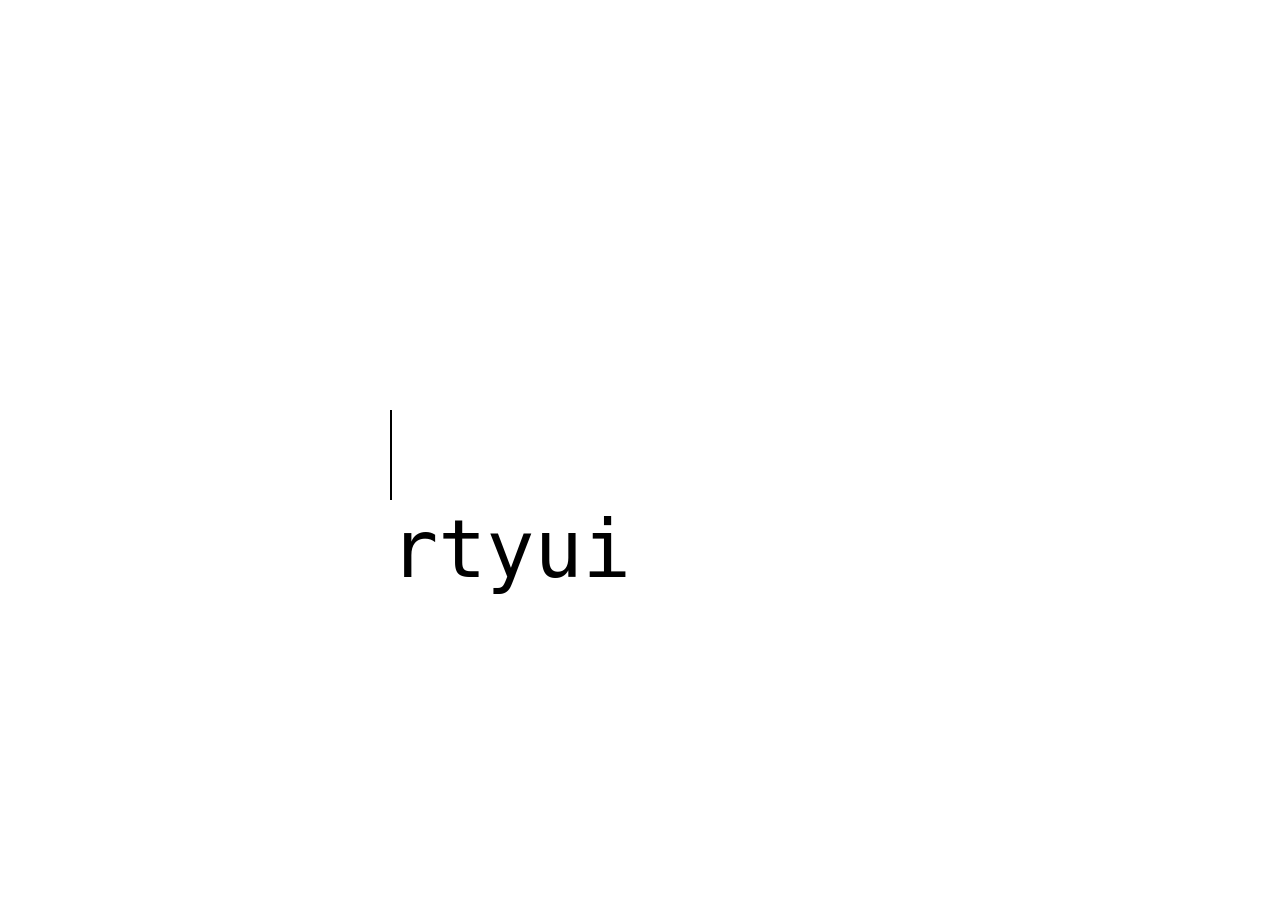
<file: typewriter/demo.html>
<!DOCTYPE html>
<html lang="en">

<head>
    <meta charset="UTF-8">
    <meta name="viewport" content="width=device-width, initial-scale=1.0">
    <meta http-equiv="X-UA-Compatible" content="ie=edge">
    <title>打字效果</title>
    <style>
        * {
            margin: 0;
        }

        .wrapper {
            width: 500px;
            height: 500px;
            /* border: 1px solid #000; */
            position: absolute;
            left: 50%;
            top: 50%;
            transform: translate(-50%, -50%);
            display: flex;
            justify-content: center;
            align-items: center;
            box-sizing: border-box;
        }

        @keyframes curso {
            0% {
                border-left-color: rgba(0, 0, 0, 0);
            }

            50% {
                border-left-color: rgba(0, 0, 0, 1);
            }

            100% {
                border-left-color: rgba(0, 0, 0, 0);
            }
        }

        @keyframes cover {
            0% {
                left: 0;
            }

            100% {
                left: 100%;
            }
        }

        .content {
            position: relative;
            display: inline-block;
            height: 100px;
            /* background-color: red; */
            line-height: 100px;
            box-sizing: border-box;
            /* word-break: break-word; */
            font-family: monospace;
            /*设置等宽等高*/
            font-size: 80px;
        }

        .content::after {
            content: '';
            position: absolute;
            left: 0;
            top: 10px;
            height: 90px;
            width: 100%;
            background-color: #fff;
            border-left: 2px solid black;
            box-sizing: border-box;
            animation: curso 1s steps(1, end) infinite,
                cover 12s steps(12, end) infinite;
        }
    </style>
</head>

<body>
    <div class="wrapper">
        <div class="content">abfhkf rtyui </div>
    </div>
</body>

</html>
</file>
<file: cool cubic/index.css>
* {
    margin: 0;
    padding: 0;
}

:root,
body {
    width: 100%;
    height: 100%;
    display: flex;
    justify-content: center;
    align-items: center;
    background: radial-gradient(circle, #444, #000, #000);
    overflow: hidden;
}

.wrapper {
    width: 500px;
    height: 500px;
    /* border: 1px solid #fff; */
    perspective: 1000px;
    transform-style: preserve-3d;
    display: flex;
    justify-content: center;
    align-items: center;
}

@keyframes move {
    form {
        transform: rotateX(0deg) rotateY(0deg) rotateZ(0deg);
    }

    100% {
        transform: rotateX(720deg) rotateY(360deg) rotateZ(360deg);
    }
}

.cubic {
    width: 200px;
    height: 200px;
    position: relative;
    transform-style: preserve-3d;
    transform: rotateX(-50deg) rotateY(-50deg) rotateZ(0deg);
    animation: move 8s infinite cubic-bezier(0.45,-0.36, 0.52, 0.96);

}

.cubic>div {
    width: 100%;
    height: 100%;
    color: rgb(238, 138, 138);
    line-height: 200px;
    text-align: center;
    font-size: 100px;
    font-weight: bolder;
    position: absolute;
    backface-visibility: hidden;
    left: 0;
    top: 0;
    transition: transform 3s ease-in;
    background-color: rgba(51, 51, 51, .3);
    /* box-sizing: border-box; */
    /* transform-origin: 0 0; */
}

.cubic .font {
    transform: translateZ(100px);
}

.cubic .back {
    transform: translateZ(-100px) rotateY(180deg);
}

.cubic .left {
    transform: translateX(-100PX) rotateY(-90deg);
}

.cubic .right {
    transform: translateX(100px) rotateY(90deg)
}

.cubic .top {
    transform: translateY(-100px) rotateX(90deg)
}

.cubic .bottom {
    transform: translateY(100px) rotateX(-90deg)
}
</file>
<file: css3炫酷展示图片实现鼠标拖动效果/src/css/index.css>
*{
    margin: 0;
    padding: 0;
    font-size: 0;
}
html,body{
    width: 100%;
    height: 100%;
    background-color: #000;
    background-image: radial-gradient(circle at center center,rgba(244,23,234,.2),rgba(0,0,0,0));
    overflow: hidden;
}
.wrapper{
    /* 给个舞台 */
    perspective: 3000px;
}
.box{
    position: relative;
    width: 120px;
    height: 180px;
    /* border: 1px solid #000; */
    margin: 200px auto;
    transform-style: preserve-3d;
}
.box img{
    position: absolute;
    width: 100%;
    height: 100%;
    -webkit-box-reflect: below 10px -webkit-linear-gradient(top,rgba(0,0,0,0) 40% ,rgba(0,0,0,.5) 100%);
    cursor: move;
}
</file>
<file: css3炫酷转轴展开照片列表/src/css/index.css>
* {
    margin: 0;
    padding: 0;
    list-style: none;
}

:root,
body {
    background-color: #000;
    width: 100%;
    height: 100%;
}

.wrapper {
    width: 100%;
    height: 100%;
    display: flex;
    justify-content: center;
    align-items: center;
}

.wrapper ul {
    width: 80%;
    height: 80%;
    /* border: 1px solid #fff; */
    display: flex;
    justify-content: space-between;
    overflow: hidden;
    align-items: center;
}

.wrapper ul li {
    width: 16%;
    height: 100%;
    /* border: 1px solid #fff; */
    border-radius: 20px;
    background-color: rgba(243, 235, 235, 0.2);
    overflow: hidden;
    /* 点击close,反方向回去 */
    transition: width .5s linear, height .5s linear .5s;
}

.wrapper ul li .inner {
    width: 100%;
    height: 100%;
    /* border-radius: 20px; */
    position: relative;
    transition: transform .5s linear;
}

/* 有init类名就操作动画，没有就没有任何操作 */
.wrapper.init ul li .inner {
    transform: translateY(100%);
}

/* @keyframes move {
    from {
        transform: translateY(100%);
    }

    to {
        transform: translateY(0%);
    }
} */

.wrapper ul li:nth-of-type(1) .inner {
    transition-delay: 0
}

.wrapper ul li:nth-of-type(2) .inner {
    transition-delay: 0.1s
}

.wrapper ul li:nth-of-type(3) .inner {
    transition-delay: 0.2s
}

.wrapper ul li:nth-of-type(4) .inner {
    transition-delay: 0.3s
}

.wrapper ul li:nth-of-type(5) .inner {
    transition-delay: 0.4s
}

.wrapper ul li:nth-of-type(6) .inner {
    transition-delay: 0.5s
}

.wrapper ul li .inner .bg {
    width: 100%;
    height: 100%;
    background-size: cover;
    background-position: center;
    border-radius: 20px;
    opacity: .5;
    transition: all .2s linear;
    cursor: pointer;
    overflow: hidden;
}

.wrapper ul li:hover .inner .bg {
    opacity: 1;
}

.wrapper ul li:nth-of-type(1) .inner .bg {
    background-image: url('../img/1.jpg');

}

.wrapper ul li:nth-of-type(2) .inner .bg {
    background-image: url('../img/2.jpg');

}

.wrapper ul li:nth-of-type(3) .inner .bg {
    background-image: url('../img/3.jpg');

}

.wrapper ul li:nth-of-type(4) .inner .bg {
    background-image: url('../img/4.jpg');

}

.wrapper ul li:nth-of-type(5) .inner .bg {
    background-image: url('../img/5.jpg');

}

.wrapper ul li:nth-of-type(6) .inner .bg {
    background-image: url('../img/6.jpg');

}

.wrapper ul li .inner .title {
    position: absolute;
    left: 50%;
    top: 50%;
    transform: translate(-50%, -50%);
    color: #fff;
    font-size: 20px;
    font-weight: bolder;
    transition: all .2s linear;
}

.wrapper ul li:hover .inner .title {
    font-size: 25px;
}

.wrapper.wrap-active ul li.active {
    width: 100%;
}

.wrapper.wrap-active ul li:not(.active) {
    width: 0%;
    height: 0%;
    /* transition: all .5s linear; */
}

.wrapper.wrap-active ul li .inner .title {
    opacity: 0;
}

.wrapper.wrap-active ul li {
    /* transition: all .5s linear .5s;
     */
    transition: height .5s linear, width .5s linear .5s;
}

.wrapper ul li .inner .dir {
    position: absolute;
    top: 25px;
    left: 50px;
    opacity: 0;
    width: 100%;
    height: 30px;
    box-sizing: border-box;
    /* border:1px solid #fff; */
}

.wrapper.wrap-active ul li .inner .dir {
    opacity: 1;
    transition: opacity .5s linear 1s;
}

.wrapper.wrap-active ul li .inner .dir .header {
    color: #fff;
    font-size: 20px;
    font-weight: 400;
    width: 5%;
}

.wrapper.wrap-active ul li .inner .dir .header:hover {
    font-size: 25px;
}

.wrapper.wrap-active ul li .dir .close {
    position: absolute;
    right: 100px;
    top: 0;
    width: 30px;
    height: 30px;
    cursor: pointer;
}

.wrapper.wrap-active ul li .dir .close:hover {
    background-color: #ddd;
}

li.active .inner .dir .close {
    transform: rotate(360deg);
    transition: transform .5s linear 1s;
}

.wrapper.wrap-active ul li .dir .close::before,
.wrapper.wrap-active ul li .dir .close::after {
    position: absolute;
    content: '';
    display: block;
    width: 30px;
    height: 5px;
    background-color: #fff;
    top: 50%;
    left: 0;
}

.wrapper.wrap-active ul li .dir .close::before {
    transform: rotateZ(45deg);
}

.wrapper.wrap-active ul li .dir .close::after {
    transform: rotateZ(-45deg);
}
</file>
<file: Tabs/src/css/index.css>
*{
    margin: 0;/*去掉默认8像素*/
    padding: 0;/*去掉li的默认内边距*/
    text-decoration: none;
    list-style: none;
}
:root,body{
    height: 100%;
    background: linear-gradient(45deg,#6fc7b5 0%,#13bdce, 20%,#0094d9 40%, #5a3694 60%, #ee4d74 80%, #f58c58 100%);
    background-size: 400%;
    /* 左下角 */
    background-position:0% 100%;
    position:relative;
    animation:gradient 7.5s ease-in-out infinite;
    overflow: hidden;
}
.wrapper{
    width:500px;
    height: 410px;
    margin: 100px auto;
    border:1px solid black;
    overflow: hidden;
    box-shadow: 0 0 5px 5px #a59b9d;
    position: relative;
    background-color:#ddd;
}
.wrapper ul{
    position: absolute;
    left: 0;
    top:0;
    width: 100%;
    height: 30px;
    background-color:#ddd;
    z-index: 999;
}
.wrapper ul li{
    float: left;
    width: 80px;
    height: 100%;
    line-height:30px;
    margin: 0 10px;
    text-align: center;
   
}
.wrapper ul li a{
    display: inline-block;
    color: #333;
    font-size: 20px;
    font-weight: bolder;
    transition: all .5;
    border-bottom: 2px solid rgba(0, 255,0, .3);
}
.wrapper ul li a:hover{
    border-bottom: 2px solid #ee4d74;
}
.wrapper .show{
 position: absolute;
 left: 0;
 top:32px;
 
 height: 370px;
 background: #ddd;
}
.wrapper .show .icon{
   float: left;
   line-height: 22px;
}
.wrapper .show p{
    font-weight: bold;
    margin-left: 10px;
    font-size: 20px;
}
.wrapper .show img{
    width: 100px;
    height: 100px;
    float: left;
    margin: 0 5px 5px 0;
}
.show div:not(:target){
    display: none;
}
@keyframes gradient{
    0% {
        background-position: 0% 100%;
    }
    50% {
        background-position: 100% 0%;
    }
    100% {
        background-position: 0% 100%;        
    }
}
</file>
<file: Accordion List/demo.css>
*{
    margin:0;
    padding:0;
    list-style:none;
    text-decoration: none;
}
:root,
body{
    background-color:#333;
}
.wrapper{
    width:80%;
    margin:50px auto;
    padding:40px;
}
.wrapper ul{
    width:100%;
    height:300px;
    overflow: hidden;
}
.wrapper ul li{
    float: left;
    width:92.2px;
    height:260px;
    position:relative;
    overflow:hidden;
    cursor:pointer;  
    box-sizing: border-box;  
}
.picBox{
    width:100%;
    height:100%;
}
.picBox1{
    background:url(images/1.jpg) no-repeat center 0;
}
.picBox2{
    background:url(images/2.jpg) no-repeat center 0;
}
.picBox3{
    background:url(images/3.jpg) no-repeat center 0;
}
.picBox4{
    background:url(images/4.jpg) no-repeat center 0;
}
.picBox5{
    background:url(images/5.jpg) no-repeat center 0;
}
.picBox6{
    background:url(images/6.jpg) no-repeat center 0;
}
.picBox7{
    background:url(images/7.jpg) no-repeat center 0;
}
.wrapper ul li .title{
    position:absolute;
    overflow:hidden;
    width:100%;
    height:100%;
    left:0;
    top:0;
    background:rgba(0,0,0,0.5);
}
.wrapper ul li .title h1 a{
    color:#fff;
    width:30px;
    margin:0 auto;
    display:block;
    font:20px;
    padding-top:30px;
    opacity:0.8;
}
div.location:not(:target){
    display:none;
}
.wrapper ul li .location{
    width:400px;
    height:40px;
    padding-left:20px;
    padding-right:30px;         
    position:absolute;
    left:0; 
    bottom:-50px;
    background:rgba(0,0,0,0.3); 
    color:#FFF; 
    transition: all .6 ease-in-out;
}
</file>
<file: css3炫酷3D展示墙/src/css/demo.css>
* {
    margin: 0;
    /* font-size: 0; */
}

:root,
body {
    height: 100%;
}

body {
    perspective: 3000px;
    /* 以下只对自己子元素有效 */
    transform-style: preserve-3d;
}
@keyframes round{
    from{
        transform: translate(-50%,-50%) rotateY(0deg);
    }
    to{
        transform: translate(-50%,-50%) rotateY(360deg);
    }
}
div.wrapper {
    /* 相对于body定位 */
    position: absolute;
    left: 50%;
    top: 50%;
    width: 300px;
    height: 300px;
    transform: translate(-50%, -50%);
    transform-style: preserve-3d;
    animation: round 10s linear infinite;
}

img {
    position: absolute;
    width: 300px;
    /* backface-visibility: hidden; */

}

img:nth-of-type(1) {
    transform: rotatey(45deg)  translateZ(100px);
}

img:nth-of-type(2) {
    transform: rotatey(90deg)  translateZ(800px);
}

img:nth-of-type(3) {
    transform: rotatey(135deg) translateZ(300px);
}

img:nth-of-type(4) {
    transform: rotatey(180deg) translateZ(500px);
}

img:nth-of-type(5) {
    transform: rotatey(225deg) translateZ(300px);
}

img:nth-of-type(6) {
    transform: rotatey(270deg) translateZ(500px);
}

img:nth-of-type(7) {
    transform: rotatey(315deg) translateZ(200px);
}

img:nth-of-type(8) {
    transform: rotatey(360deg) translateZ(500px);
}
</file>
